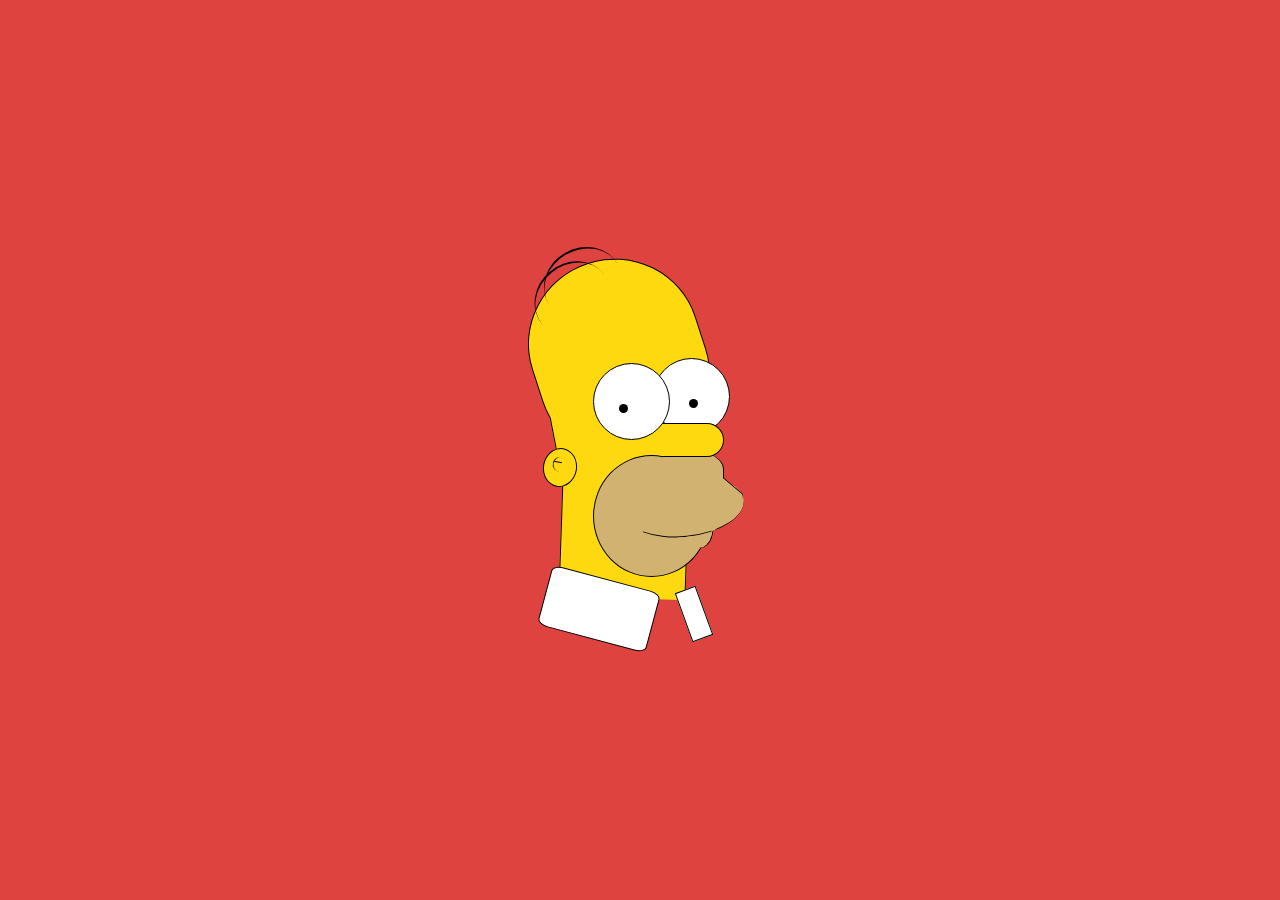
<file: projects/css/homer/index.html>
<!DOCTYPE html>
<html lang="en-US">

<head>
    <meta charset="UTF-8">
    <meta name="viewport" content="width=device-width, initial-scale=1">
    <title>Homer</title>

    <!-- OUR STYLESHEET -->
    <link rel="stylesheet" href="style.css" type="text/css" media="all">

    <!-- FONT ِAWESOME -->
    <link rel="stylesheet" href="https://use.fontawesome.com/releases/v5.4.2/css/all.css"
        integrity="sha384-/rXc/GQVaYpyDdyxK+ecHPVYJSN9bmVFBvjA/9eOB+pb3F2w2N6fc5qB9Ew5yIns" crossorigin="anonymous">


</head>

<body>

    <div class="head">

        <div class="forehead"></div>

        <div class="hair1"></div>
        <div class="hair2"></div>

        <div class="f-side1"></div>

        <div class="R-eye">
            <div class="pupil-right"></div>
        </div>
        <div class="L-eye">
            <div class="pupil-left"></div>
        </div>

        <div class="neck"></div>

        <div class="mouth">
            <div class="mouth-part1"></div>
            <div class="mouth-part2"></div>
        </div>
        <div class="mouth-part3"></div>
        <div class="mouth-part4"></div>
        <div class="mouth-part5"></div>

        <div class="f-side2"></div>

        <div class="ear">
            <div class="ear-1">
                <div class="ear-2"></div>
            </div>
        </div>

        <div class="nose"></div>


        <div class="collar-left"></div>
        <div class="collar-right"></div>


    </div>

</body>

</html>
</file>
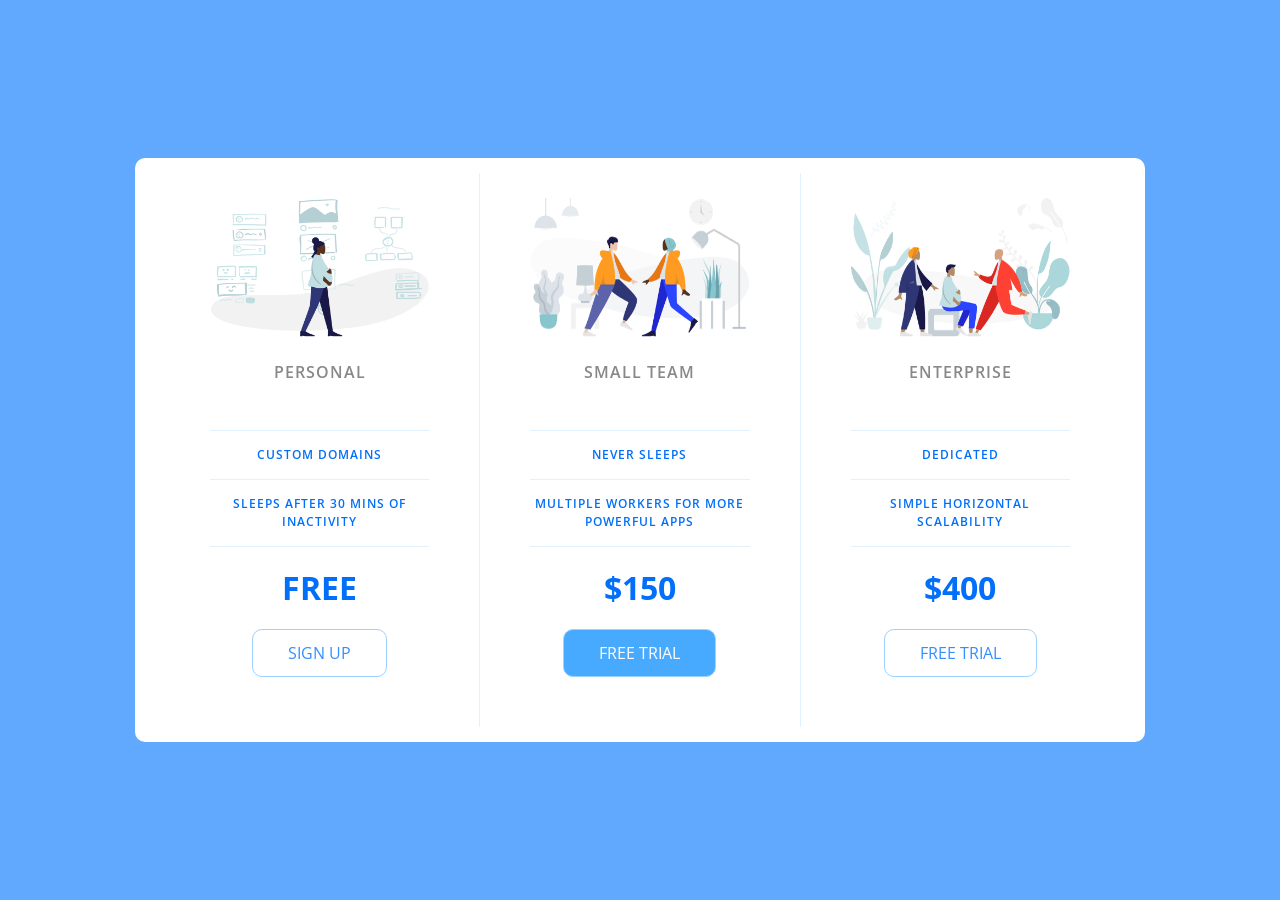
<file: projects/css/pricetable/index.html>
<!DOCTYPE html>
<html lang="en">

<head>
    <meta charset="UTF-8">
    <meta name="viewport" content="width=device-width, initial-scale=1.0">
    <title>Price Tiers</title>
    <link rel="stylesheet" href="https://fonts.googleapis.com/css?family=Open+Sans:400,600,700">
    <link rel="stylesheet" href="app.css">
</head>

<body>
    <div class="panel">

        <div class="pricing-plan">
            <img src="icons/icon1.png" alt="" class="pricing-img">
            <h2 class="pricing-header">Personal</h2>
            <ul class="pricing-features">
                <li class="pricing-features-item">Custom domains</li>
                <li class="pricing-features-item">Sleeps after 30 mins of inactivity</li>
            </ul>
            <span class="pricing-price">Free</span>
            <a href="#/" class="pricing-button">Sign up</a>
        </div>

        <div class="pricing-plan">
            <img src="icons/icon2.png" alt="" class="pricing-img">
            <h2 class="pricing-header">Small team</h2>
            <ul class="pricing-features">
                <li class="pricing-features-item">Never sleeps</li>
                <li class="pricing-features-item">Multiple workers for more powerful apps</li>
            </ul>
            <span class="pricing-price">$150</span>
            <a href="#/" class="pricing-button is-featured">Free trial</a>
        </div>

        <div class="pricing-plan">
            <img src="icons/icon3.png" alt="" class="pricing-img">
            <h2 class="pricing-header">Enterprise</h2>
            <ul class="pricing-features">
                <li class="pricing-features-item">Dedicated</li>
                <li class="pricing-features-item">Simple horizontal scalability</li>
            </ul>
            <span class="pricing-price">$400</span>
            <a href="#/" class="pricing-button">Free trial</a>
        </div>

    </div>

</body>

</html>
</file>
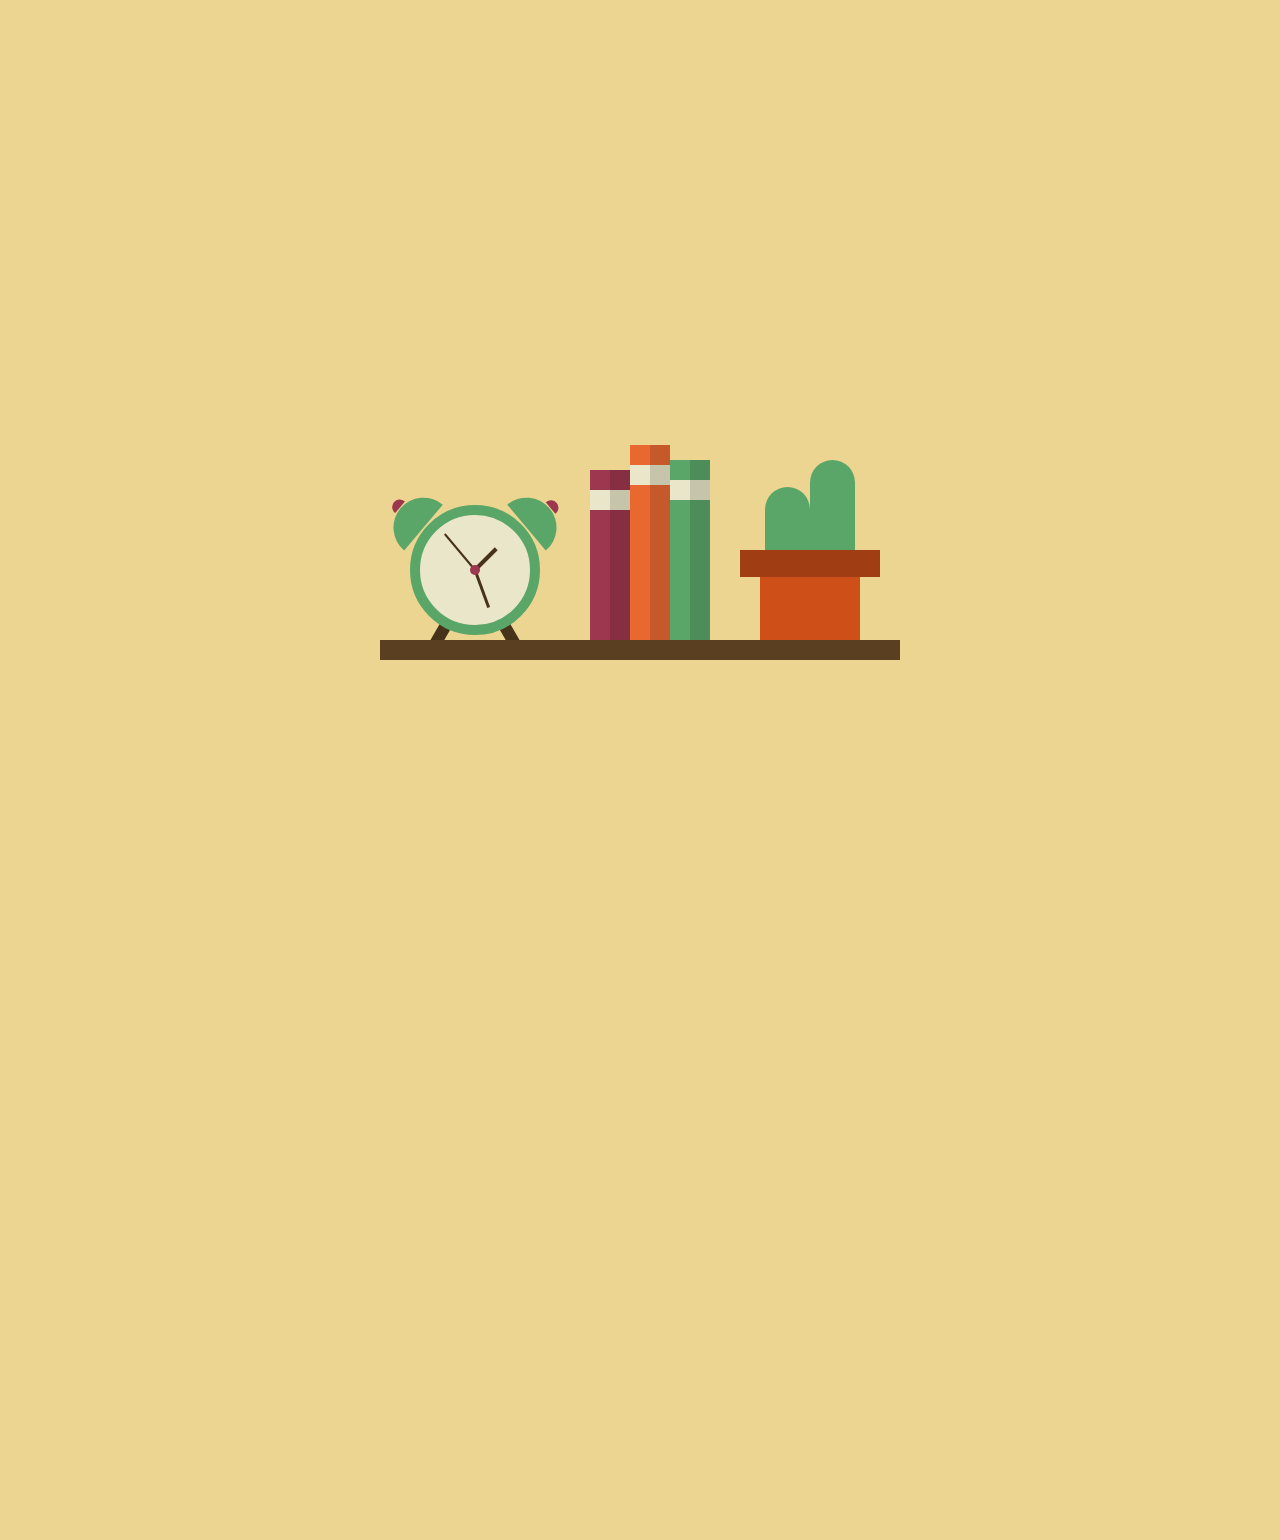
<file: projects/css/shelf/index.html>
<!DOCTYPE html>
<html lang="en-US">

<head>
    <meta charset="UTF-8">
    <meta name="viewport" content="width=device-width, initial-scale=1">
    <title>CSS animatin, transitions and transforms</title>

    <!-- OUR STYLESHEET -->
    <link rel="stylesheet" href="style.css" type="text/css" media="all">

    <!-- FONT ِAWESOME -->
    <link rel="stylesheet" href="https://use.fontawesome.com/releases/v5.4.2/css/all.css"
        integrity="sha384-/rXc/GQVaYpyDdyxK+ecHPVYJSN9bmVFBvjA/9eOB+pb3F2w2N6fc5qB9Ew5yIns" crossorigin="anonymous">


</head>

<body>


    <div class="shelf">

        <div class="clock">

            <div class="knot"></div>
            <div class="hand hour-hand"></div>
            <div class="hand min-hand"></div>
            <div class="hand second-hand"></div>

            <div class="clock-ear-left"></div>
            <div class="clock-ear-right"></div>

            <div class="clock-foot-left"></div>
            <div class="clock-foot-right"></div>

        </div>

        <div class="book-1"></div>
        <div class="book-2"></div>
        <div class="book-3"></div>


        <div class="cactus">
            <div class="pot">
                <div class="pot-top"></div>
                <div class="pot-bottom"></div>
            </div>

            <div class="plant-left"></div>
            <div class="plant-right"></div>
        </div>

    </div>

</body>

</html>
</file>
<file: projects/css/homer/style.css>
:root {
    --main-bg-color: brown;
  }
  

body{
    margin: 0;
    padding: 0;
    background: #DE433F;
    height: 100vh;
    display: flex;
    justify-content: center;
    align-items: center;
}

.head{
    position: relative;
    width: 215px;
    height: 405px;
}

.forehead{
    position: absolute;
    top: 10px;
    width: 170px;
    height: 200px;
    border-radius: 60%/50%;
    transform: rotate(-18deg);
    background-color:#FED90F;
    border: 1px solid #000000;
}

.hair1{
    position: absolute;
    width: 80px;
    height: 70px;
    /*background-color: red;*/
    top: 15px;
    border-top: 2px solid #000000;
    transform: rotate(-40deg);
    border-radius: 50%;
}

.hair2{
    position: absolute;
    width: 80px;
    height: 70px;
    left: 10px;
    border-top: 2px solid #000000;
    transform: rotate(-30deg);
    border-radius: 50%;
}

.R-eye{
    position: absolute;
    left: 120px;
    width: 75px;
    height: 75px;
    top: 110px;
    border-radius: 50%;
    background-color: white;
    border: 1px solid #000000;
}

.pupil-right {
    position: absolute;
    width: 9px;
    height: 9px;
    background-color: #000000;
    left: 35px;
    top: 40px;
    border-radius: 50%;
    animation: right-eye 3s linear 0s infinite;
}

.L-eye{
    position: absolute;
    width: 75px;
    height: 75px;
    top: 115px;
    left: 60px;
    border-radius: 50%;
    background-color: white;
    border: 1px solid #000000;
}

.pupil-left {
    position: absolute;
    width: 9px;
    height: 9px;
    background-color: #000000;
    left: 25px;
    top: 40px;
    border-radius: 50%;
    animation: right-eye 3s linear 0s infinite;
}

/* first lesson finished*/

.f-side1{
    top: 185px;
    left: 30px;
    position: absolute;
    width: 140px;
    height: 60px;
    background-color: #FED90F;
}
.f-side2{
    top: 165px;
    left: 22px;
    position: absolute;
    width: 40px;
    height: 60px;
    background-color: #FED90F;
    transform: rotate(-11deg);
    border-left: 1px solid #000000;
}

.nose{
    position: absolute;
    width: 60px;
    height: 32px;
    background-color:#FED90F;
    top: 175px;
    left: 130px;
    border-top-right-radius: 20px;
    border-bottom-right-radius: 20px;
    border-right: 1px solid #000000;
    border-top: 1px solid #000000;
    border-bottom: 1px solid #000000;
}

/* second lesson finished */
.mouth {
    position: absolute;
    width: 115px;
    height: 120px;
    background-color: #D1B271;
    top: 207px;
    left: 60px;
    border-radius: 50%;
    border: 1px solid black;
}

.mouth-part1 {
    position: absolute;
    width: 20px;
    height: 30px;
    background-color: #D1B271;
    top: 62px;
    left: 98px;
    border-radius: 50%;
    border-right: 1px solid black;
    transform: rotate(15deg);
}

.mouth-part2 {
    position: absolute;
    width: 120px;
    height: 60px;
    background-color: #D1B271;
    top: 20px;
    left: 30px;
    border-radius: 60%;
    border-bottom: 1px solid black;
    transform: rotate(-6deg);
}

.mouth-part3 {
    position: absolute;
    width: 35px;
    height: 48px;
    background-color: #D1B271;
    top: 230px;
    left: 165px;
    border-radius: 10%;
    border-top: 1px solid black;
    transform: rotate(40deg);
}

.mouth-part4 {
    position: absolute;
    width: 60px;
    height: 30px;
    background-color: #D1B271;
    top: 200px;
    left: 130px;
    border-right: 1px solid black;
    border-top-right-radius: 70%;
}

.mouth-part5 {
    position: absolute;
    width: 30px;
    height: 30px;
    background-color: #D1B271;
    top: 260px;
    left: 80px;
}

/* third lesson finished */
.neck {
    position: absolute;
    width: 125px;
    height: 150px;
    background-color: #FED90F;
    top: 200px;
    left: 28px;
    border-left: 1px solid black;
    border-right: 1px solid black;
    transform: rotate(2deg);
}

.collar-left {
    position: absolute;
    width: 110px;
    height: 60px;
    background-color: white;
    top: 330px;
    left: 10px;
    transform: rotate(15deg);
    border-radius: 10%;
    border: 1px solid black;
}

.collar-right {
    position: absolute;
    width: 20px;
    height: 50px;
    background-color: white;
    top: 340px;
    left: 150px;
    transform: rotate(-20deg);
    border: 1px solid black;
}

/* fourth lesson finished */
.ear {
    position: absolute;
    width: 32px;
    height: 37px;
    background-color: #FED90F;
    top: 200px;
    left: 10px;
    border-radius: 50%;
    transform: rotate(10deg);
    border: 1px solid black;
}

.ear-1 {
    position: absolute;
    width: 15px;
    height: 15px;
    top: 8px;
    left: 8px;
    border-left: 1px solid black;
    border-top-left-radius: 50%;
    border-bottom-left-radius: 50%;
}

.ear-2 {
    position: absolute;
    width: 8px;
    height: 8px;
    top: -3px;
    border-bottom: 1px solid black;
}
</file>
<file: projects/css/pricetable/app.css>
/* http://meyerweb.com/eric/tools/css/reset/ 
   v2.0 | 20110126
   License: none (public domain)
*/

html, body, div, span, applet, object, iframe,
h1, h2, h3, h4, h5, h6, p, blockquote, pre,
a, abbr, acronym, address, big, cite, code,
del, dfn, em, img, ins, kbd, q, s, samp,
small, strike, strong, sub, sup, tt, var,
b, u, i, center,
dl, dt, dd, ol, ul, li,
fieldset, form, label, legend,
table, caption, tbody, tfoot, thead, tr, th, td,
article, aside, canvas, details, embed, 
figure, figcaption, footer, header, hgroup, 
menu, nav, output, ruby, section, summary,
time, mark, audio, video {
	margin: 0;
	padding: 0;
	border: 0;
	font-size: 100%;
	font: inherit;
	vertical-align: baseline;
}
/* HTML5 display-role reset for older browsers */
article, aside, details, figcaption, figure, 
footer, header, hgroup, menu, nav, section {
	display: block;
}
body {
	line-height: 1;
}
ol, ul {
	list-style: none;
}
blockquote, q {
	quotes: none;
}
blockquote:before, blockquote:after,
q:before, q:after {
	content: '';
	content: none;
}
table {
	border-collapse: collapse;
	border-spacing: 0;
}

html {
  box-sizing: border-box;
  font-family: 'Open Sans', sans-serif;
}

body {
  background-color: #60a9ff;
  display: flex;
  justify-content: center;
  align-items: center;
  min-height: 100vh;
}

.panel {
  background-color: white;
  border-radius: 10px;
  padding: 15px 25px;
  width: 100%;
  max-width: 960px;
  display: flex;
  flex-direction: column;
  text-align: center;
  text-transform: uppercase;
}

.pricing-plan {
  border-bottom: 1px solid #e1f1ff;
}
.pricing-plan:last-child {
  border-bottom: none;
}

.pricing-img {
  margin-bottom: 25px;
  max-width: 100%;
}

.pricing-header {
  color: #888;
  font-weight: 600;
  letter-spacing: 1px;
}

.pricing-features {
  margin: 50px 0 25px;
  color: #016ff9;
}

.pricing-features-item {
  font-weight: 600;
  letter-spacing: 1px;
  font-size: 12px;
  line-height: 1.5;
  padding: 15px 0;
  border-top: 1px solid #e1f1ff;
}

.pricing-features-item:last-child{
  border-bottom: 1px solid #e1f1ff;
}

.pricing-price {
  color: #016ff9; 
  display: block;
  font-size: 32px;
  font-weight: 700;
}

.pricing-button {
  border: 1px solid #9dd1ff;
  border-radius: 10px;
  color: #348efe;
  display: inline-block;
  padding: 15px 35px;
  text-decoration: none;
  margin: 25px 0;
  transition: background-color 200ms ease-in-out;
}

.pricing-button:hover, .pricing-button:focus {
  background-color: #e1f1ff;
}

.pricing-button.is-featured {
  background-color: #48aaff;
  color: white;
}

.pricing-button.is-featured:hover, .pricing-button.is-featured:focus{
  background-color: #269aff;
  color: white;
}


@media (min-width: 900px){
  .panel {
    flex-direction: row;
  }
  .pricing-plan {
    border-bottom: none;
    border-right: 1px solid #e1f1ff;
    padding: 25px 50px;
  }
  .pricing-plan:last-child {
    border-right: none;
  }
}
</file>
<file: projects/css/shelf/style.css>
:root {
  --shelf-color: #5a3f21;
}

body {
  background: #ECD590;
  margin: 0;
  padding: 0;
  height: 100vh;
  /* display: flex;
  align-items: center;
  justify-content: center; */
}

.shelf {
  position: relative;
  margin: auto;
  /* top: 50%;
  left: 50%;
  transform: translateX(-50%); */
  width: 520px;
  height: 20px;
  background-color: var(--shelf-color);
  margin-top: 50%;
}

.clock {
  width: 110px;
  height: 110px;
  border: 10px solid #5AA668;
  background-color: #E9E6C9;
  border-radius: 50%;
  position: absolute;
  left: 30px;
  top: -135px;
}

.knot {
  position: absolute;
  background-color: #9d374f;
  width: 10px;
  height: 10px;
  border-radius: 50%;
  left: 50%;
  top: 50%;
  transform: translate(-50%, -50%);
  z-index: 99;
}

.hand {
  width: 4px;
  background: #47321A;
  position: absolute;
  left: 50%;
  top: 50%;
  transform-origin: bottom;
  transform: translate(-50%, -100%);
}

.hour-hand {
  height: 30px;
  transform: translate(-50%, -100%) rotate(45deg);
}

.min-hand {
  height: 40px;
  width: 3px;
  transform: translate(-50%, -100%) rotate(160deg);
}

.second-hand {
  height: 47px;
  width: 2px;
  transform: translate(-50%, -100%) rotate(-40deg);
}

.clock-ear-left {
  height: 30px;
  width: 60px;
  background-color: #5AA668;
  border-radius: 90px 90px 0 0;
  position: absolute;
  top: -12px;
  left: -38px;
  transform: rotate(-50deg);
}

.clock-ear-left:after {
  content: '';
  background-color: #9d374f;
  width: 15px;
  height: 8px;
  border-radius: 90px 90px 0 0;
  position: absolute;
  top: -9px;
  left: 23px;
}

.clock-ear-right {
  height: 30px;
  width: 60px;
  background-color: #5AA668;
  position: absolute;
  border-top-left-radius: 90px;
  border-top-right-radius: 90px;
  top: -12px;
  right: -38px;
  transform: rotate(50deg);
}

.clock-ear-right:after {
  content: '';
  background-color: #9d374f;
  width: 15px;
  height: 8px;
  border-top-left-radius: 90px;
  border-top-right-radius: 90px;
  position: absolute;
  top: -9px;
  left: 23px;
}

.clock-foot-left {
  height: 50px;
  width: 12px;
  background-color: #47321A;
  position: absolute;
  left: 20px;
  bottom: -25px;
  transform: rotate(30deg);
  z-index: -1;
}

.clock-foot-right {
  height: 50px;
  width: 12px;
  background-color: #47321A;
  position: absolute;
  right: 20px;
  bottom: -25px;
  transform: rotate(-30deg);
  z-index: -1;
}

/* BOOKS */
.book-1 {
    width: 40px;
    height: 170px;
    background-color: #9d374f;
    position: absolute;
    left: 210px;
    top: -170px;
}

.book-1:before, .book-2:before, .book-3:before {
    content: "";
    width: 100%;
    height: 20px;
    background-color: #E9E6C9;
    position: absolute;
    top: 20px;
    left: 0;
}

.book-1:after, .book-2:after, .book-3:after {
    content: "";
    width: 50%;
    height: 100%;
    background-color: black;
    opacity: 0.15;
    position: absolute;
    top: 0;
    right: 0;
}

.book-2 {
    width: 40px;
    height: 195px;
    background-color: #e86830;
    position: absolute;
    left: 250px;
    top: -195px;
}

.book-3 {
    width: 40px;
    height: 180px;
    background-color: #5AA668;
    position: absolute;
    left: 290px;
    top: -180px;
}

.cactus {
  width: 100px;
  height: 180px;
  position: absolute;
  left: 380px;
  top: -180px;
}

.pot {
  width: 100%;
  height: 50%;
  position: absolute;
  bottom: 0;
}

.pot-bottom {
  width: 100%;
  height: 70%;
  background-color: #ce4f17;
  position: absolute;
  bottom: 0;
}

.pot-top {
  width: 140%;
  height: 30%;
  background-color: #a03d12;
  position: absolute;
  top: 0;
  left: -20%;
}

.plant-left {
  width: 45%;
  height: 35%;
  background-color: #5aa668;
  position: absolute;
  bottom: 50%;
  left: 5%;
  border-radius: 50px 50px 0 0;
}

.plant-right {
  width: 45%;
  height: 50%;
  background-color: #5aa668;
  position: absolute;
  bottom: 50%;
  right: 5%;
  border-radius: 50px 50px 0 0;
}

.cactus {
  width: 100px;
  height: 180px;
  position: absolute;
  left: 380px;
  top: -180px;
}
</file>
